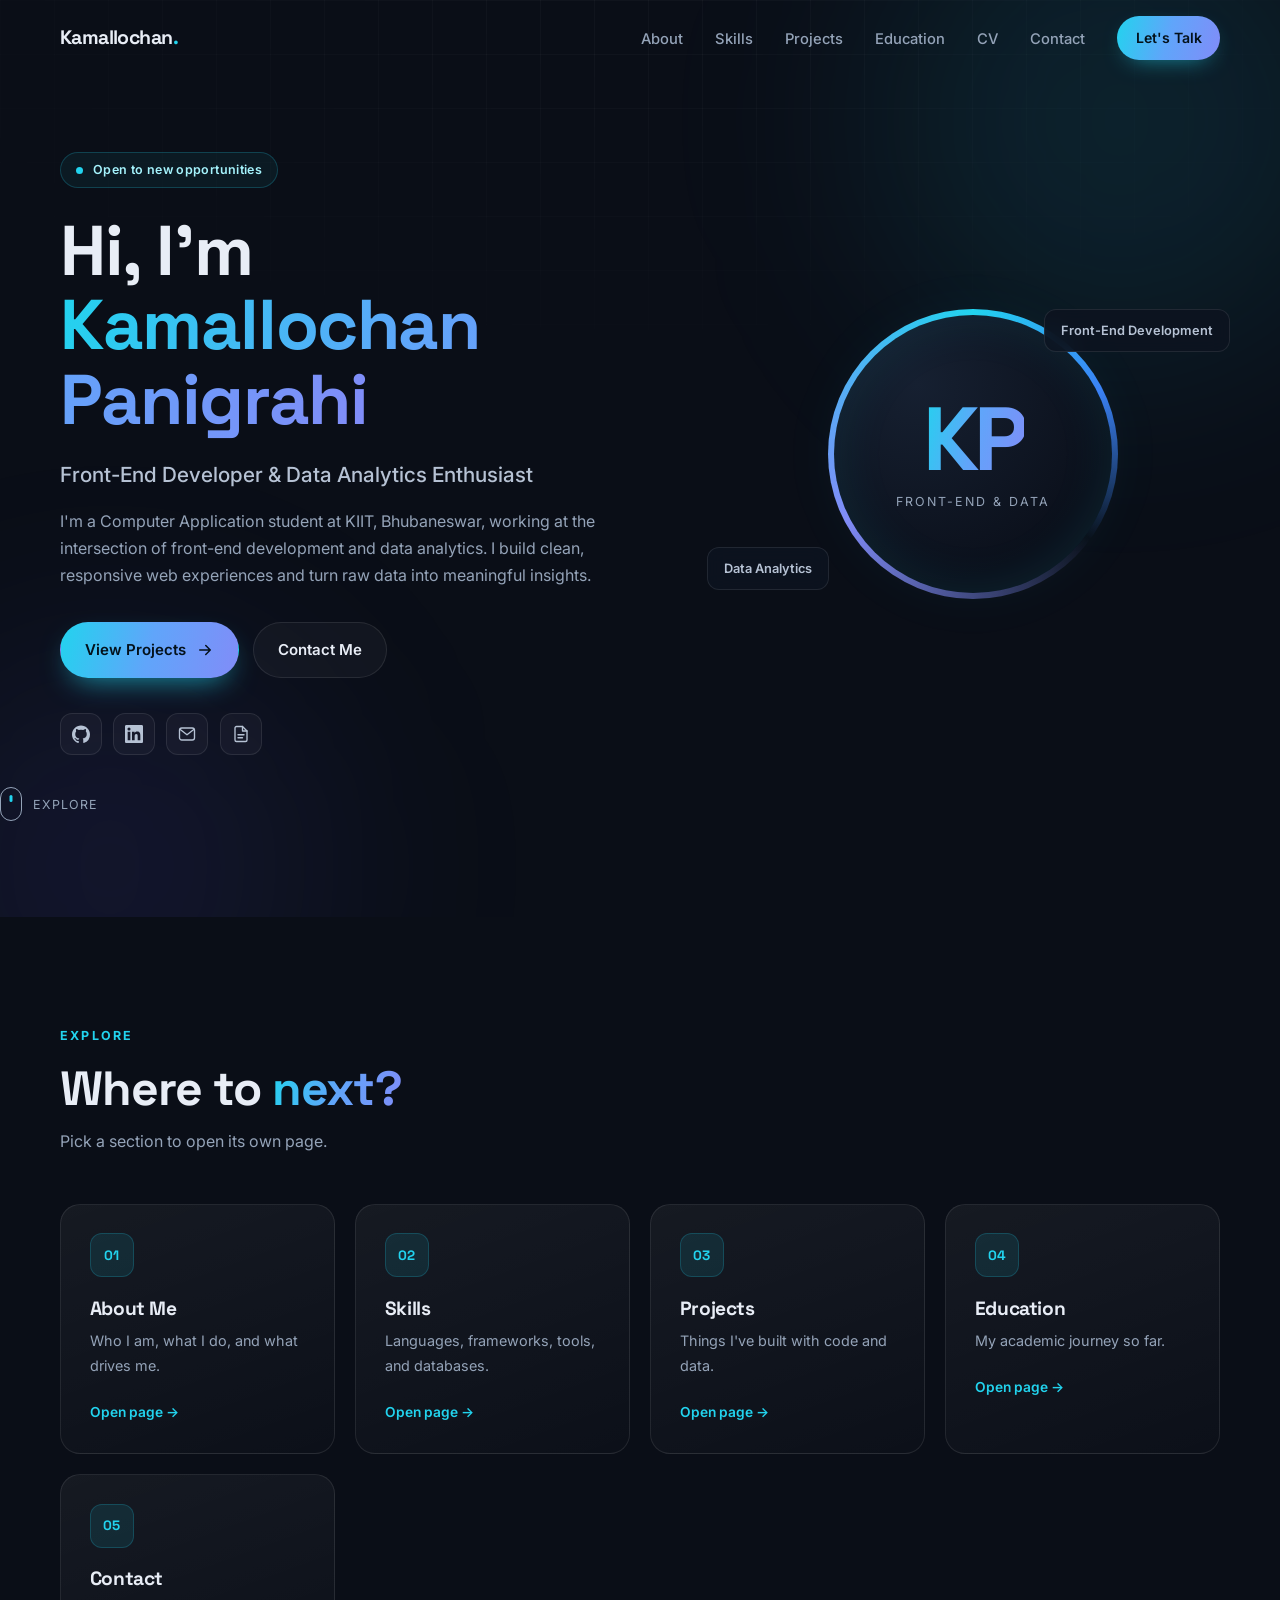
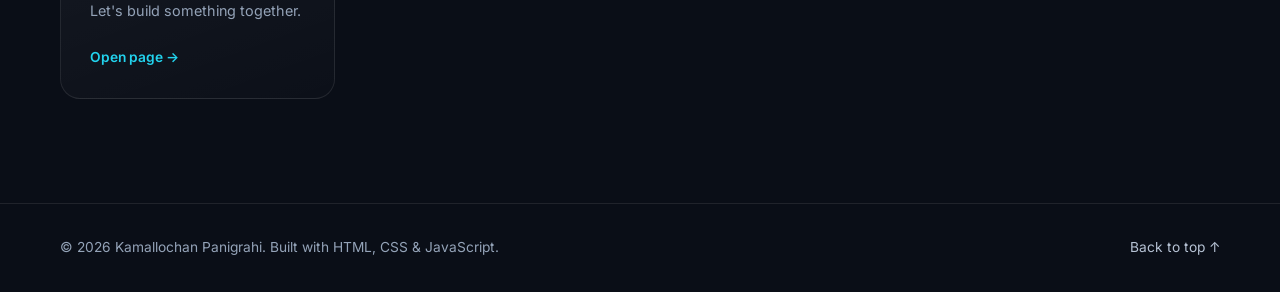
<file: index.html>
<!DOCTYPE html>
<html lang="en">
<head>
  <meta charset="UTF-8">
  <meta name="viewport" content="width=device-width, initial-scale=1.0">
  <title>Kamallochan Panigrahi | Front-End Developer &amp; Data Analytics Enthusiast</title>
  <meta name="description" content="Portfolio of Kamallochan Panigrahi — front-end developer and data analytics enthusiast. Explore my skills, projects, and education.">
  <meta name="theme-color" content="#0a0e17">
  <link rel="preconnect" href="https://fonts.googleapis.com">
  <link rel="preconnect" href="https://fonts.gstatic.com" crossorigin>
  <link href="https://fonts.googleapis.com/css2?family=Inter:wght@400;500;600;700&family=Space+Grotesk:wght@500;600;700&display=swap" rel="stylesheet">
  <link rel="stylesheet" href="styles.css">
</head>
<body id="top">

  <!-- ===== HEADER / NAV ===== -->
  <header class="site-header">
    <nav class="nav container" aria-label="Main navigation">
      <a href="index.html" class="logo">Kamallochan<span>.</span></a>

      <button class="nav-toggle" aria-label="Toggle navigation menu" aria-expanded="false" aria-controls="nav-links">
        <span></span><span></span>
      </button>

      <ul class="nav-links" id="nav-links">
        <li><a href="about.html">About</a></li>
        <li><a href="skills.html">Skills</a></li>
        <li><a href="projects.html">Projects</a></li>
        <li><a href="education.html">Education</a></li>
        <li><a href="https://drive.google.com/file/d/1V_XrMnqHrRrgBd_MjJi9ajeIFFX3A3lO/view?usp=drive_link" target="_blank" rel="noopener noreferrer">CV</a></li>
        <li><a href="contact.html">Contact</a></li>
      </ul>

      <a href="contact.html" class="nav-cta">Let's Talk</a>
    </nav>
  </header>

  <main>

    <!-- ===== HERO ===== -->
    <section class="hero" id="home">
      <div class="container hero-inner">
        <div class="hero-content">
          <p class="eyebrow"><span class="pulse-dot"></span> Open to new opportunities</p>
          <h1>Hi, I'm<br><span class="gradient-text">Kamallochan Panigrahi</span></h1>
          <p class="hero-role">Front-End Developer &amp; Data Analytics Enthusiast</p>
          <p class="hero-desc">
            I'm a Computer Application student at KIIT, Bhubaneswar, working at the
            intersection of front-end development and data analytics. I build clean,
            responsive web experiences and turn raw data into meaningful insights.
          </p>
          <div class="hero-actions">
            <a href="projects.html" class="btn btn-primary">
              View Projects
              <svg viewBox="0 0 24 24" fill="none" stroke="currentColor" stroke-width="2" stroke-linecap="round" stroke-linejoin="round" aria-hidden="true"><path d="M5 12h14M13 6l6 6-6 6"/></svg>
            </a>
            <a href="contact.html" class="btn btn-outline">Contact Me</a>
          </div>
          <div class="hero-socials">
            <a href="https://github.com/Kamalproject" target="_blank" rel="noopener noreferrer" aria-label="GitHub profile">
              <svg viewBox="0 0 24 24" fill="currentColor" aria-hidden="true"><path d="M12 .5C5.37.5 0 5.87 0 12.5c0 5.3 3.44 9.8 8.21 11.39.6.11.82-.26.82-.58 0-.29-.01-1.04-.02-2.04-3.34.73-4.04-1.61-4.04-1.61-.55-1.39-1.34-1.76-1.34-1.76-1.09-.75.08-.73.08-.73 1.2.08 1.84 1.24 1.84 1.24 1.07 1.83 2.81 1.3 3.5.99.11-.78.42-1.31.76-1.61-2.67-.3-5.47-1.34-5.47-5.95 0-1.31.47-2.39 1.24-3.23-.12-.3-.54-1.52.12-3.18 0 0 1.01-.32 3.3 1.23a11.5 11.5 0 0 1 6.01 0c2.29-1.55 3.3-1.23 3.3-1.23.66 1.66.24 2.88.12 3.18.77.84 1.24 1.92 1.24 3.23 0 4.62-2.81 5.64-5.49 5.94.43.37.82 1.1.82 2.22 0 1.6-.01 2.9-.01 3.29 0 .32.22.7.83.58A12.01 12.01 0 0 0 24 12.5C24 5.87 18.63.5 12 .5z"/></svg>
            </a>
            <a href="https://www.linkedin.com/in/kamal-lochan-panigrahi-b85621252" target="_blank" rel="noopener noreferrer" aria-label="LinkedIn profile">
              <svg viewBox="0 0 24 24" fill="currentColor" aria-hidden="true"><path d="M20.45 20.45h-3.56v-5.57c0-1.33-.03-3.04-1.85-3.04-1.86 0-2.14 1.45-2.14 2.94v5.67H9.35V9h3.41v1.56h.05c.47-.9 1.63-1.85 3.36-1.85 3.59 0 4.26 2.36 4.26 5.43v6.31zM5.34 7.43a2.06 2.06 0 1 1 0-4.13 2.06 2.06 0 0 1 0 4.13zM7.12 20.45H3.55V9h3.57v11.45zM22.22 0H1.77C.79 0 0 .77 0 1.73v20.54C0 23.23.79 24 1.77 24h20.45c.98 0 1.78-.77 1.78-1.73V1.73C24 .77 23.2 0 22.22 0z"/></svg>
            </a>
            <a href="mailto:lochankamal568@gmail.com" aria-label="Send an email">
              <svg viewBox="0 0 24 24" fill="none" stroke="currentColor" stroke-width="1.8" stroke-linecap="round" stroke-linejoin="round" aria-hidden="true"><rect x="2" y="4" width="20" height="16" rx="3"/><path d="m3 6 9 7 9-7"/></svg>
            </a>
            <a href="https://drive.google.com/file/d/1V_XrMnqHrRrgBd_MjJi9ajeIFFX3A3lO/view?usp=drive_link" target="_blank" rel="noopener noreferrer" aria-label="View CV">
              <svg viewBox="0 0 24 24" fill="none" stroke="currentColor" stroke-width="1.8" stroke-linecap="round" stroke-linejoin="round" aria-hidden="true"><path d="M14 2H6a2 2 0 0 0-2 2v16a2 2 0 0 0 2 2h12a2 2 0 0 0 2-2V8z"/><path d="M14 2v6h6M8 13h8M8 17h6"/></svg>
            </a>
          </div>
        </div>

        <div class="hero-visual">
          <div class="avatar-ring">
            <div class="avatar-content">
              <span class="avatar-monogram">KP</span>
              <span class="avatar-caption">Front-End &amp; Data</span>
            </div>
          </div>
          <div class="floating-badge badge-one">Front-End Development</div>
          <div class="floating-badge badge-two">Data Analytics</div>
        </div>
      </div>
      <a href="#explore" class="scroll-hint" aria-label="Scroll to explore section">
        <span></span> Explore
      </a>
    </section>

    <!-- ===== EXPLORE ===== -->
    <section class="section" id="explore">
      <div class="container">
        <div class="section-heading reveal">
          <span class="section-number">Explore</span>
          <h2>Where to <span class="gradient-text">next?</span></h2>
          <p class="section-subtitle">Pick a section to open its own page.</p>
        </div>

        <div class="explore-grid">
          <a href="about.html" class="explore-card reveal">
            <span class="explore-icon">01</span>
            <h3>About Me</h3>
            <p>Who I am, what I do, and what drives me.</p>
            <span class="explore-arrow">Open page →</span>
          </a>
          <a href="skills.html" class="explore-card reveal" style="transition-delay:.08s">
            <span class="explore-icon">02</span>
            <h3>Skills</h3>
            <p>Languages, frameworks, tools, and databases.</p>
            <span class="explore-arrow">Open page →</span>
          </a>
          <a href="projects.html" class="explore-card reveal" style="transition-delay:.16s">
            <span class="explore-icon">03</span>
            <h3>Projects</h3>
            <p>Things I've built with code and data.</p>
            <span class="explore-arrow">Open page →</span>
          </a>
          <a href="education.html" class="explore-card reveal" style="transition-delay:.24s">
            <span class="explore-icon">04</span>
            <h3>Education</h3>
            <p>My academic journey so far.</p>
            <span class="explore-arrow">Open page →</span>
          </a>
          <a href="contact.html" class="explore-card reveal" style="transition-delay:.32s">
            <span class="explore-icon">05</span>
            <h3>Contact</h3>
            <p>Let's build something together.</p>
            <span class="explore-arrow">Open page →</span>
          </a>
        </div>
      </div>
    </section>

  </main>

  <!-- ===== FOOTER ===== -->
  <footer class="site-footer">
    <div class="container footer-inner">
      <p>© <span id="year">2026</span> Kamallochan Panigrahi. Built with HTML, CSS &amp; JavaScript.</p>
      <a href="#top">Back to top ↑</a>
    </div>
  </footer>

  <script src="script.js"></script>
</body>
</html>
</file>
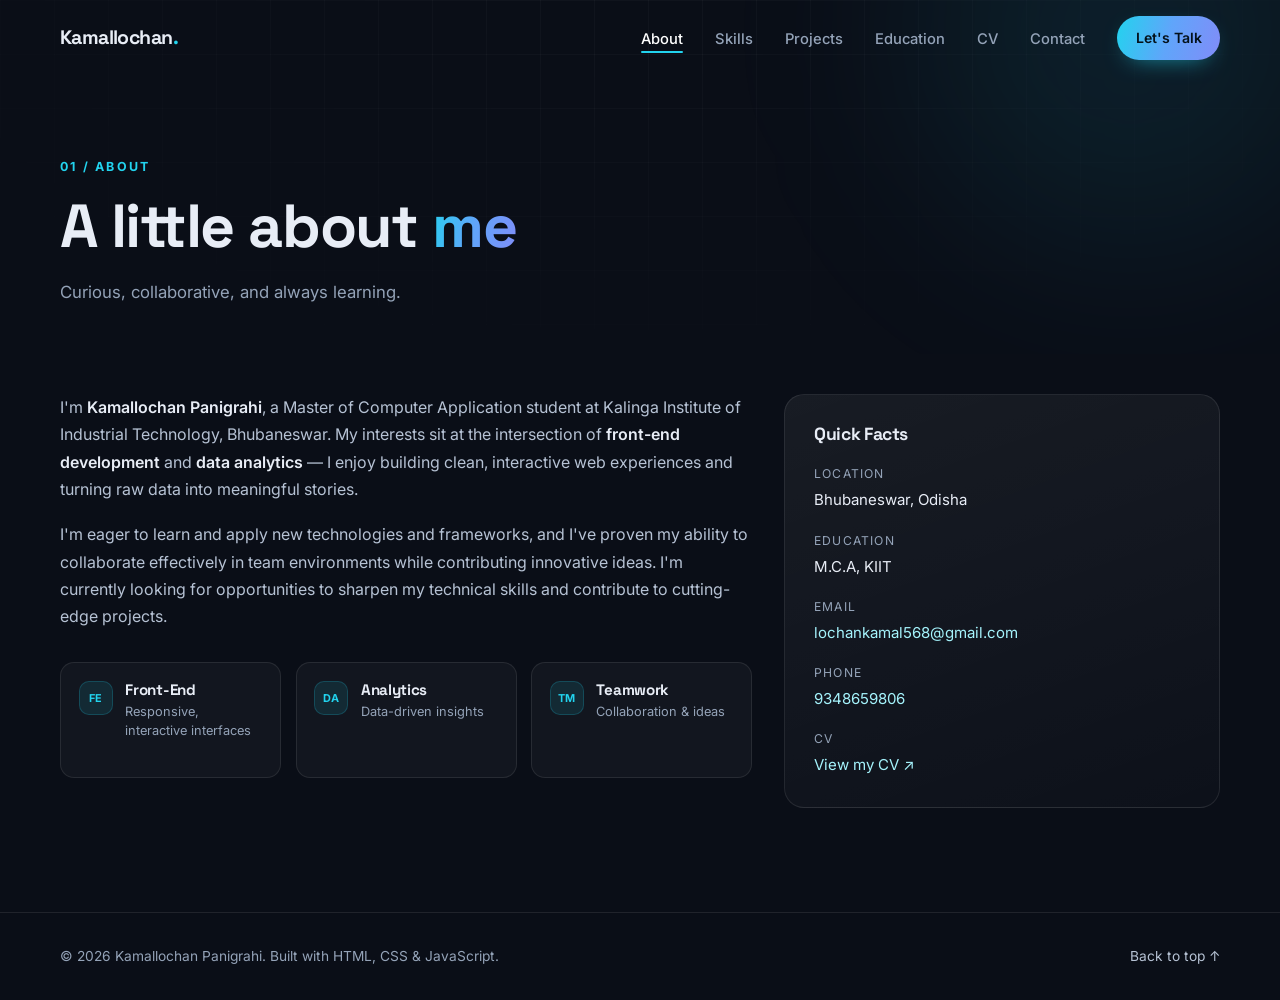
<file: about.html>
<!DOCTYPE html>
<html lang="en">
<head>
  <meta charset="UTF-8">
  <meta name="viewport" content="width=device-width, initial-scale=1.0">
  <title>About | Kamallochan Panigrahi</title>
  <meta name="description" content="About Kamallochan Panigrahi — front-end developer and data analytics enthusiast.">
  <meta name="theme-color" content="#0a0e17">
  <link rel="preconnect" href="https://fonts.googleapis.com">
  <link rel="preconnect" href="https://fonts.gstatic.com" crossorigin>
  <link href="https://fonts.googleapis.com/css2?family=Inter:wght@400;500;600;700&family=Space+Grotesk:wght@500;600;700&display=swap" rel="stylesheet">
  <link rel="stylesheet" href="styles.css">
</head>
<body id="top">

  <header class="site-header">
    <nav class="nav container" aria-label="Main navigation">
      <a href="index.html" class="logo">Kamallochan<span>.</span></a>
      <button class="nav-toggle" aria-label="Toggle navigation menu" aria-expanded="false" aria-controls="nav-links">
        <span></span><span></span>
      </button>
      <ul class="nav-links" id="nav-links">
        <li><a href="about.html">About</a></li>
        <li><a href="skills.html">Skills</a></li>
        <li><a href="projects.html">Projects</a></li>
        <li><a href="education.html">Education</a></li>
        <li><a href="https://drive.google.com/file/d/1V_XrMnqHrRrgBd_MjJi9ajeIFFX3A3lO/view?usp=drive_link" target="_blank" rel="noopener noreferrer">CV</a></li>
        <li><a href="contact.html">Contact</a></li>
      </ul>
      <a href="contact.html" class="nav-cta">Let's Talk</a>
    </nav>
  </header>

  <main>
    <section class="page-hero">
      <div class="container">
        <span class="section-number">01 / About</span>
        <h1>A little about <span class="gradient-text">me</span></h1>
        <p class="page-subtitle">Curious, collaborative, and always learning.</p>
      </div>
    </section>

    <section class="section page-section">
      <div class="container">
        <div class="about-grid">
          <div class="about-text reveal">
            <p>
              I'm <strong>Kamallochan Panigrahi</strong>, a Master of Computer Application
              student at Kalinga Institute of Industrial Technology, Bhubaneswar. My
              interests sit at the intersection of <strong>front-end development</strong>
              and <strong>data analytics</strong> — I enjoy building clean, interactive web
              experiences and turning raw data into meaningful stories.
            </p>
            <p>
              I'm eager to learn and apply new technologies and frameworks, and I've
              proven my ability to collaborate effectively in team environments while
              contributing innovative ideas. I'm currently looking for opportunities to
              sharpen my technical skills and contribute to cutting-edge projects.
            </p>
            <div class="about-highlights">
              <div class="highlight">
                <span class="highlight-icon">FE</span>
                <div><h3>Front-End</h3><p>Responsive, interactive interfaces</p></div>
              </div>
              <div class="highlight">
                <span class="highlight-icon">DA</span>
                <div><h3>Analytics</h3><p>Data-driven insights</p></div>
              </div>
              <div class="highlight">
                <span class="highlight-icon">TM</span>
                <div><h3>Teamwork</h3><p>Collaboration &amp; ideas</p></div>
              </div>
            </div>
          </div>

          <aside class="about-card reveal" style="transition-delay:.1s">
            <h3>Quick Facts</h3>
            <dl class="fact-list">
              <div><dt>Location</dt><dd>Bhubaneswar, Odisha</dd></div>
              <div><dt>Education</dt><dd>M.C.A, KIIT</dd></div>
              <div><dt>Email</dt><dd><a href="mailto:lochankamal568@gmail.com">lochankamal568@gmail.com</a></dd></div>
              <div><dt>Phone</dt><dd><a href="tel:9348659806">9348659806</a></dd></div>
              <div><dt>CV</dt><dd><a href="https://drive.google.com/file/d/1V_XrMnqHrRrgBd_MjJi9ajeIFFX3A3lO/view?usp=drive_link" target="_blank" rel="noopener noreferrer">View my CV ↗</a></dd></div>
            </dl>
          </aside>
        </div>
      </div>
    </section>
  </main>

  <footer class="site-footer">
    <div class="container footer-inner">
      <p>© <span id="year">2026</span> Kamallochan Panigrahi. Built with HTML, CSS &amp; JavaScript.</p>
      <a href="#top">Back to top ↑</a>
    </div>
  </footer>

  <script src="script.js"></script>
</body>
</html>
</file>
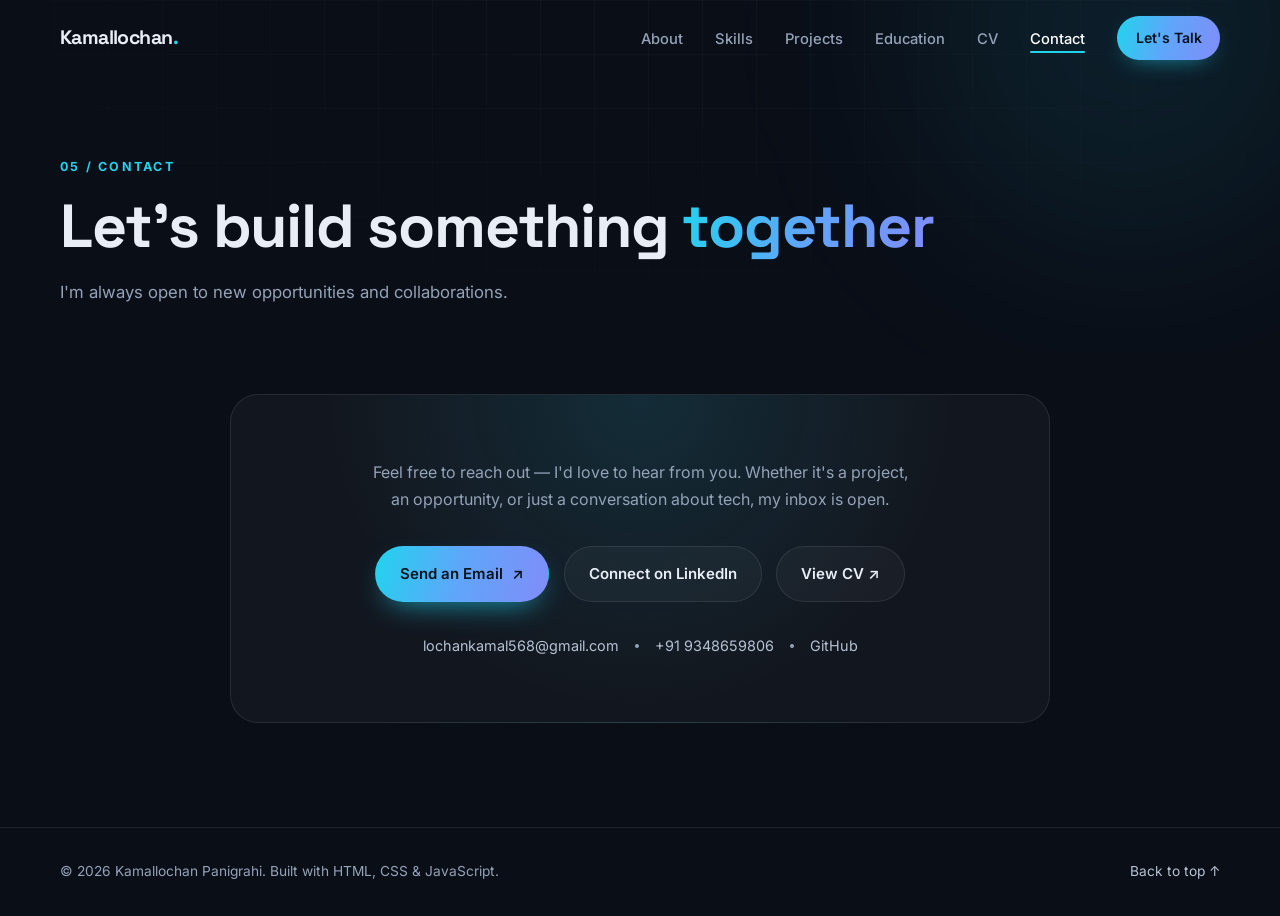
<file: contact.html>
<!DOCTYPE html>
<html lang="en">
<head>
  <meta charset="UTF-8">
  <meta name="viewport" content="width=device-width, initial-scale=1.0">
  <title>Contact | Kamallochan Panigrahi</title>
  <meta name="description" content="Get in touch with Kamallochan Panigrahi — email, phone, GitHub and LinkedIn.">
  <meta name="theme-color" content="#0a0e17">
  <link rel="preconnect" href="https://fonts.googleapis.com">
  <link rel="preconnect" href="https://fonts.gstatic.com" crossorigin>
  <link href="https://fonts.googleapis.com/css2?family=Inter:wght@400;500;600;700&family=Space+Grotesk:wght@500;600;700&display=swap" rel="stylesheet">
  <link rel="stylesheet" href="styles.css">
</head>
<body id="top">

  <header class="site-header">
    <nav class="nav container" aria-label="Main navigation">
      <a href="index.html" class="logo">Kamallochan<span>.</span></a>
      <button class="nav-toggle" aria-label="Toggle navigation menu" aria-expanded="false" aria-controls="nav-links">
        <span></span><span></span>
      </button>
      <ul class="nav-links" id="nav-links">
        <li><a href="about.html">About</a></li>
        <li><a href="skills.html">Skills</a></li>
        <li><a href="projects.html">Projects</a></li>
        <li><a href="education.html">Education</a></li>
        <li><a href="https://drive.google.com/file/d/1V_XrMnqHrRrgBd_MjJi9ajeIFFX3A3lO/view?usp=drive_link" target="_blank" rel="noopener noreferrer">CV</a></li>
        <li><a href="contact.html">Contact</a></li>
      </ul>
      <a href="contact.html" class="nav-cta">Let's Talk</a>
    </nav>
  </header>

  <main>
    <section class="page-hero">
      <div class="container">
        <span class="section-number">05 / Contact</span>
        <h1>Let's build something <span class="gradient-text">together</span></h1>
        <p class="page-subtitle">I'm always open to new opportunities and collaborations.</p>
      </div>
    </section>

    <section class="section page-section">
      <div class="container">
        <div class="contact-card reveal">
          <p>
            Feel free to reach out — I'd love to hear from you. Whether it's a project,
            an opportunity, or just a conversation about tech, my inbox is open.
          </p>
          <div class="contact-actions">
            <a href="mailto:lochankamal568@gmail.com" class="btn btn-primary">Send an Email <span aria-hidden="true">↗</span></a>
            <a href="https://www.linkedin.com/in/kamal-lochan-panigrahi-b85621252" target="_blank" rel="noopener noreferrer" class="btn btn-outline">Connect on LinkedIn</a>
            <a href="https://drive.google.com/file/d/1V_XrMnqHrRrgBd_MjJi9ajeIFFX3A3lO/view?usp=drive_link" target="_blank" rel="noopener noreferrer" class="btn btn-outline">View CV ↗</a>
          </div>
          <div class="contact-details">
            <a href="mailto:lochankamal568@gmail.com">lochankamal568@gmail.com</a>
            <span class="divider" aria-hidden="true"></span>
            <a href="tel:9348659806">+91 9348659806</a>
            <span class="divider" aria-hidden="true"></span>
            <a href="https://github.com/Kamalproject" target="_blank" rel="noopener noreferrer">GitHub</a>
          </div>
        </div>
      </div>
    </section>
  </main>

  <footer class="site-footer">
    <div class="container footer-inner">
      <p>© <span id="year">2026</span> Kamallochan Panigrahi. Built with HTML, CSS &amp; JavaScript.</p>
      <a href="#top">Back to top ↑</a>
    </div>
  </footer>

  <script src="script.js"></script>
</body>
</html>
</file>
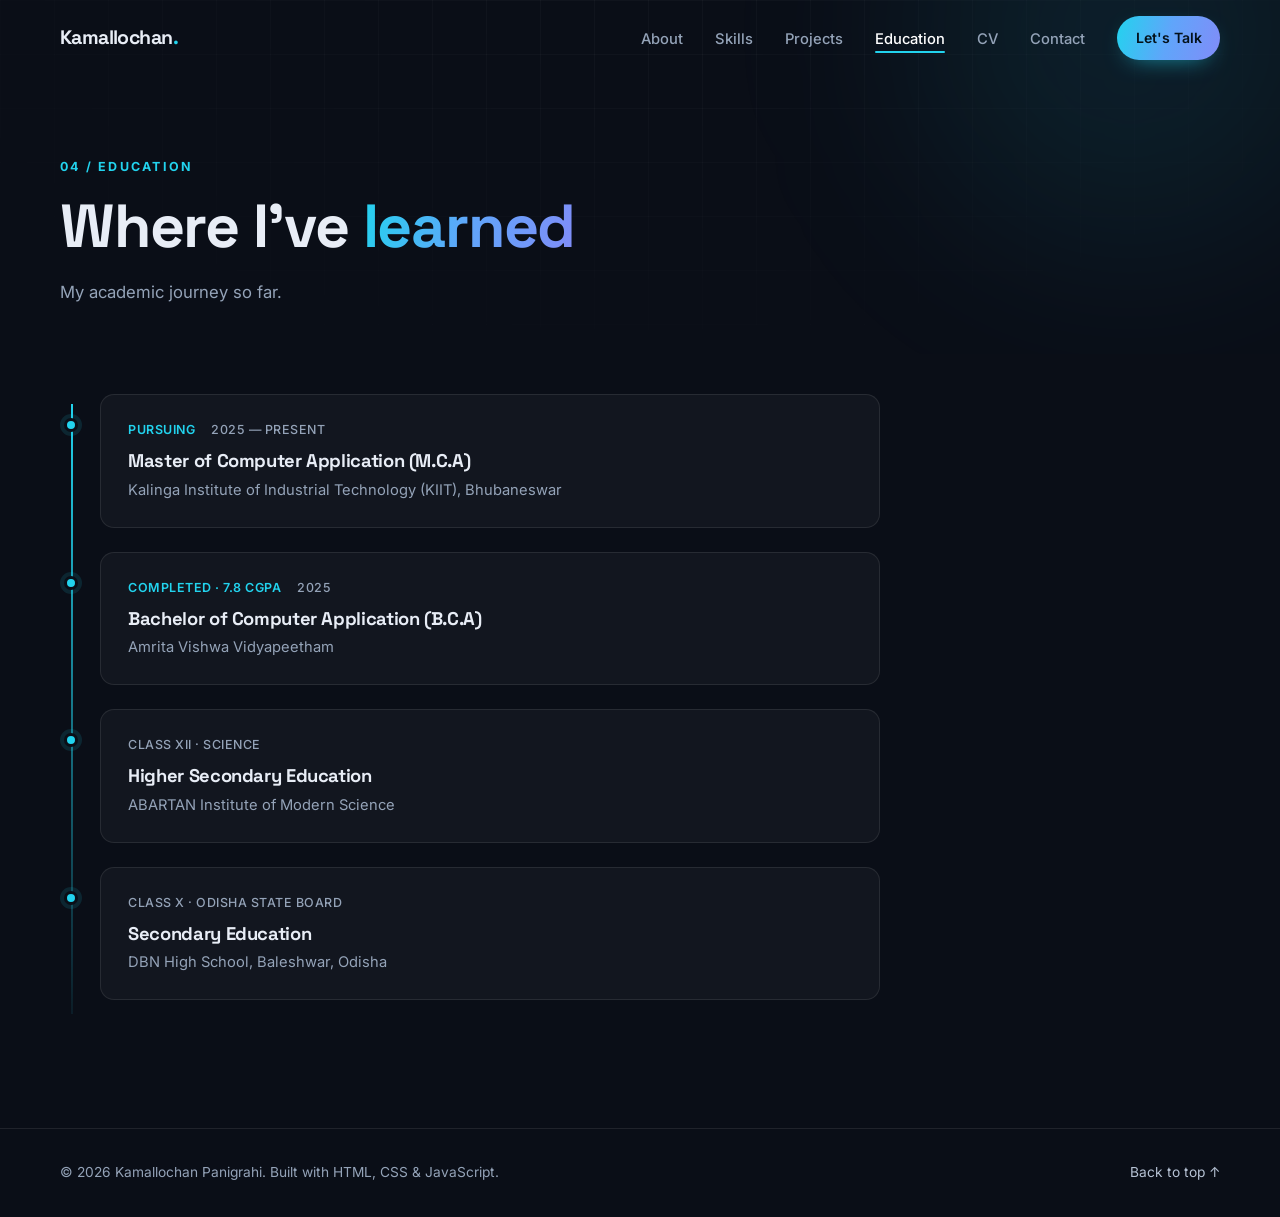
<file: education.html>
<!DOCTYPE html>
<html lang="en">
<head>
  <meta charset="UTF-8">
  <meta name="viewport" content="width=device-width, initial-scale=1.0">
  <title>Education | Kamallochan Panigrahi</title>
  <meta name="description" content="Education of Kamallochan Panigrahi — M.C.A at KIIT, B.C.A at Amrita Vishwa Vidyapeetham, and schooling.">
  <meta name="theme-color" content="#0a0e17">
  <link rel="preconnect" href="https://fonts.googleapis.com">
  <link rel="preconnect" href="https://fonts.gstatic.com" crossorigin>
  <link href="https://fonts.googleapis.com/css2?family=Inter:wght@400;500;600;700&family=Space+Grotesk:wght@500;600;700&display=swap" rel="stylesheet">
  <link rel="stylesheet" href="styles.css">
</head>
<body id="top">

  <header class="site-header">
    <nav class="nav container" aria-label="Main navigation">
      <a href="index.html" class="logo">Kamallochan<span>.</span></a>
      <button class="nav-toggle" aria-label="Toggle navigation menu" aria-expanded="false" aria-controls="nav-links">
        <span></span><span></span>
      </button>
      <ul class="nav-links" id="nav-links">
        <li><a href="about.html">About</a></li>
        <li><a href="skills.html">Skills</a></li>
        <li><a href="projects.html">Projects</a></li>
        <li><a href="education.html">Education</a></li>
        <li><a href="https://drive.google.com/file/d/1V_XrMnqHrRrgBd_MjJi9ajeIFFX3A3lO/view?usp=drive_link" target="_blank" rel="noopener noreferrer">CV</a></li>
        <li><a href="contact.html">Contact</a></li>
      </ul>
      <a href="contact.html" class="nav-cta">Let's Talk</a>
    </nav>
  </header>

  <main>
    <section class="page-hero">
      <div class="container">
        <span class="section-number">04 / Education</span>
        <h1>Where I've <span class="gradient-text">learned</span></h1>
        <p class="page-subtitle">My academic journey so far.</p>
      </div>
    </section>

    <section class="section page-section">
      <div class="container">
        <div class="timeline">
          <article class="timeline-item reveal">
            <div class="timeline-card">
              <div class="timeline-meta"><span>Pursuing</span><span>2025 — Present</span></div>
              <h3>Master of Computer Application (M.C.A)</h3>
              <p>Kalinga Institute of Industrial Technology (KIIT), Bhubaneswar</p>
            </div>
          </article>
          <article class="timeline-item reveal">
            <div class="timeline-card">
              <div class="timeline-meta"><span>Completed · 7.8 CGPA</span><span>2025</span></div>
              <h3>Bachelor of Computer Application (B.C.A)</h3>
              <p>Amrita Vishwa Vidyapeetham</p>
            </div>
          </article>
          <article class="timeline-item reveal">
            <div class="timeline-card">
              <div class="timeline-meta"><span>Class XII · Science</span></div>
              <h3>Higher Secondary Education</h3>
              <p>ABARTAN Institute of Modern Science</p>
            </div>
          </article>
          <article class="timeline-item reveal">
            <div class="timeline-card">
              <div class="timeline-meta"><span>Class X · Odisha State Board</span></div>
              <h3>Secondary Education</h3>
              <p>DBN High School, Baleshwar, Odisha</p>
            </div>
          </article>
        </div>
      </div>
    </section>
  </main>

  <footer class="site-footer">
    <div class="container footer-inner">
      <p>© <span id="year">2026</span> Kamallochan Panigrahi. Built with HTML, CSS &amp; JavaScript.</p>
      <a href="#top">Back to top ↑</a>
    </div>
  </footer>

  <script src="script.js"></script>
</body>
</html>
</file>
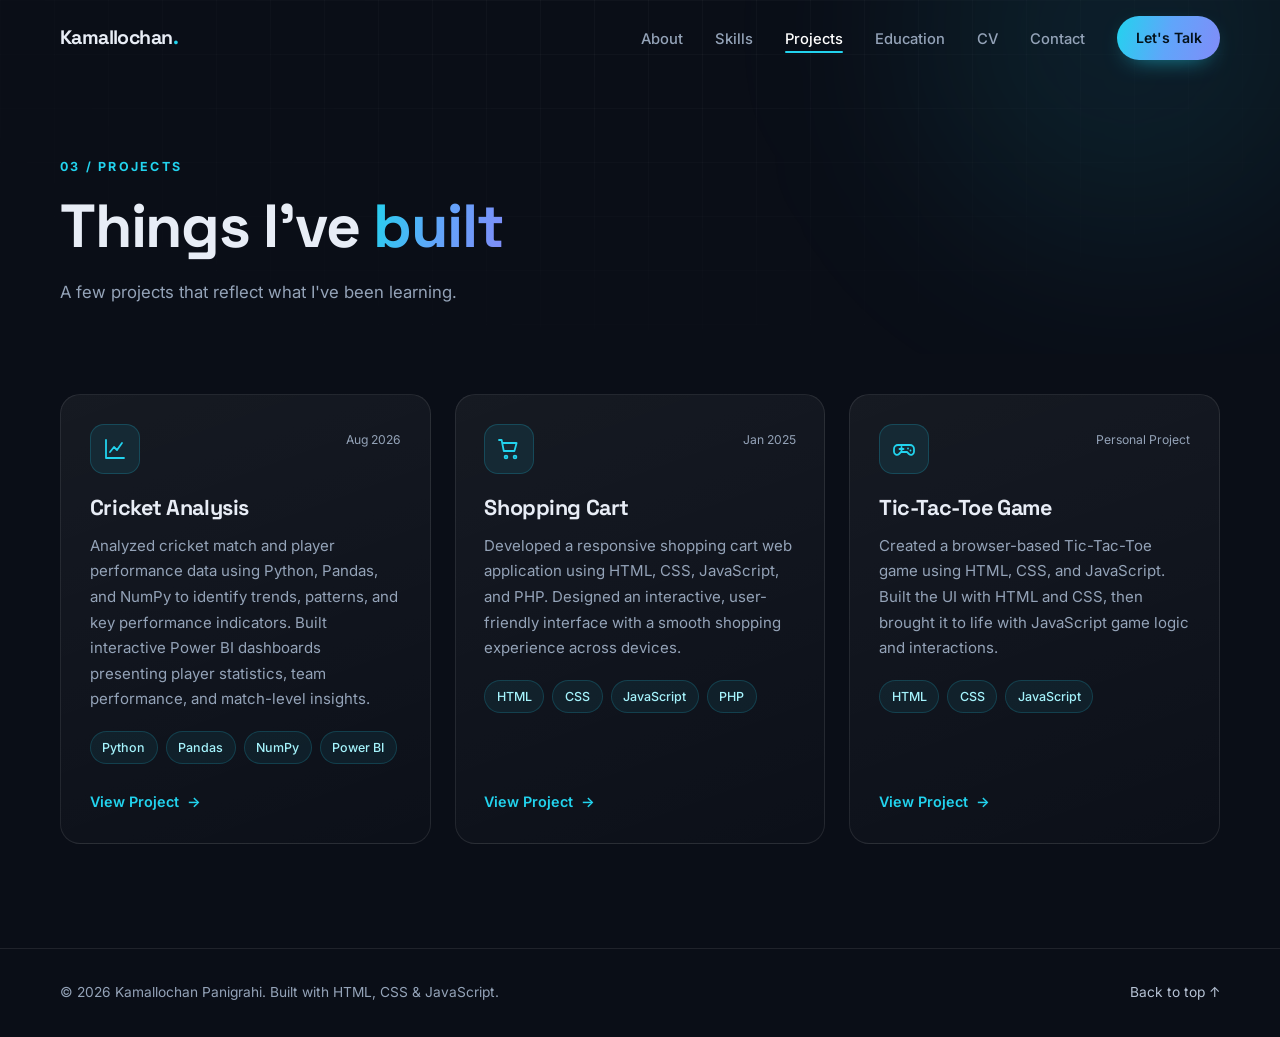
<file: projects.html>
<!DOCTYPE html>
<html lang="en">
<head>
  <meta charset="UTF-8">
  <meta name="viewport" content="width=device-width, initial-scale=1.0">
  <title>Projects | Kamallochan Panigrahi</title>
  <meta name="description" content="Projects by Kamallochan Panigrahi — Cricket Analysis, Shopping Cart, and a Tic-Tac-Toe game.">
  <meta name="theme-color" content="#0a0e17">
  <link rel="preconnect" href="https://fonts.googleapis.com">
  <link rel="preconnect" href="https://fonts.gstatic.com" crossorigin>
  <link href="https://fonts.googleapis.com/css2?family=Inter:wght@400;500;600;700&family=Space+Grotesk:wght@500;600;700&display=swap" rel="stylesheet">
  <link rel="stylesheet" href="styles.css">
</head>
<body id="top">

  <header class="site-header">
    <nav class="nav container" aria-label="Main navigation">
      <a href="index.html" class="logo">Kamallochan<span>.</span></a>
      <button class="nav-toggle" aria-label="Toggle navigation menu" aria-expanded="false" aria-controls="nav-links">
        <span></span><span></span>
      </button>
      <ul class="nav-links" id="nav-links">
        <li><a href="about.html">About</a></li>
        <li><a href="skills.html">Skills</a></li>
        <li><a href="projects.html">Projects</a></li>
        <li><a href="education.html">Education</a></li>
        <li><a href="https://drive.google.com/file/d/1V_XrMnqHrRrgBd_MjJi9ajeIFFX3A3lO/view?usp=drive_link" target="_blank" rel="noopener noreferrer">CV</a></li>
        <li><a href="contact.html">Contact</a></li>
      </ul>
      <a href="contact.html" class="nav-cta">Let's Talk</a>
    </nav>
  </header>

  <main>
    <section class="page-hero">
      <div class="container">
        <span class="section-number">03 / Projects</span>
        <h1>Things I've <span class="gradient-text">built</span></h1>
        <p class="page-subtitle">A few projects that reflect what I've been learning.</p>
      </div>
    </section>

    <section class="section page-section">
      <div class="container">
        <div class="projects-grid">
          <article class="project-card reveal">
            <div class="project-top">
              <span class="project-icon">
                <svg viewBox="0 0 24 24" fill="none" stroke="currentColor" stroke-width="1.8" stroke-linecap="round" stroke-linejoin="round" aria-hidden="true"><path d="M3 3v18h18"/><path d="m7 15 4-5 3 3 5-7"/></svg>
              </span>
              <span class="project-date">Aug 2026</span>
            </div>
            <h3>Cricket Analysis</h3>
            <p>
              Analyzed cricket match and player performance data using Python, Pandas,
              and NumPy to identify trends, patterns, and key performance indicators.
              Built interactive Power BI dashboards presenting player statistics, team
              performance, and match-level insights.
            </p>
            <div class="tags"><span>Python</span><span>Pandas</span><span>NumPy</span><span>Power BI</span></div>
            <a href="#" class="project-link">View Project <span aria-hidden="true">→</span></a>
          </article>

          <article class="project-card reveal" style="transition-delay:.1s">
            <div class="project-top">
              <span class="project-icon">
                <svg viewBox="0 0 24 24" fill="none" stroke="currentColor" stroke-width="1.8" stroke-linecap="round" stroke-linejoin="round" aria-hidden="true"><circle cx="9" cy="20" r="1.4"/><circle cx="18" cy="20" r="1.4"/><path d="M2 3h2.6l2.2 11h10.6l2.2-8H6"/></svg>
              </span>
              <span class="project-date">Jan 2025</span>
            </div>
            <h3>Shopping Cart</h3>
            <p>
              Developed a responsive shopping cart web application using HTML, CSS,
              JavaScript, and PHP. Designed an interactive, user-friendly interface
              with a smooth shopping experience across devices.
            </p>
            <div class="tags"><span>HTML</span><span>CSS</span><span>JavaScript</span><span>PHP</span></div>
            <a href="#" class="project-link">View Project <span aria-hidden="true">→</span></a>
          </article>

          <article class="project-card reveal" style="transition-delay:.2s">
            <div class="project-top">
              <span class="project-icon">
                <svg viewBox="0 0 24 24" fill="none" stroke="currentColor" stroke-width="1.8" stroke-linecap="round" stroke-linejoin="round" aria-hidden="true"><path d="M6 8h12a4 4 0 0 1 4 4v3a3 3 0 0 1-5 2l-2-2H9l-2 2a3 3 0 0 1-5-2v-3a4 4 0 0 1 4-4z"/><path d="M7.5 12h4M9.5 10v4M16 11.5h.01M18.5 13.5h.01"/></svg>
              </span>
              <span class="project-date">Personal Project</span>
            </div>
            <h3>Tic-Tac-Toe Game</h3>
            <p>
              Created a browser-based Tic-Tac-Toe game using HTML, CSS, and JavaScript.
              Built the UI with HTML and CSS, then brought it to life with JavaScript
              game logic and interactions.
            </p>
            <div class="tags"><span>HTML</span><span>CSS</span><span>JavaScript</span></div>
            <a href="#" class="project-link">View Project <span aria-hidden="true">→</span></a>
          </article>
        </div>
      </div>
    </section>
  </main>

  <footer class="site-footer">
    <div class="container footer-inner">
      <p>© <span id="year">2026</span> Kamallochan Panigrahi. Built with HTML, CSS &amp; JavaScript.</p>
      <a href="#top">Back to top ↑</a>
    </div>
  </footer>

  <script src="script.js"></script>
</body>
</html>
</file>
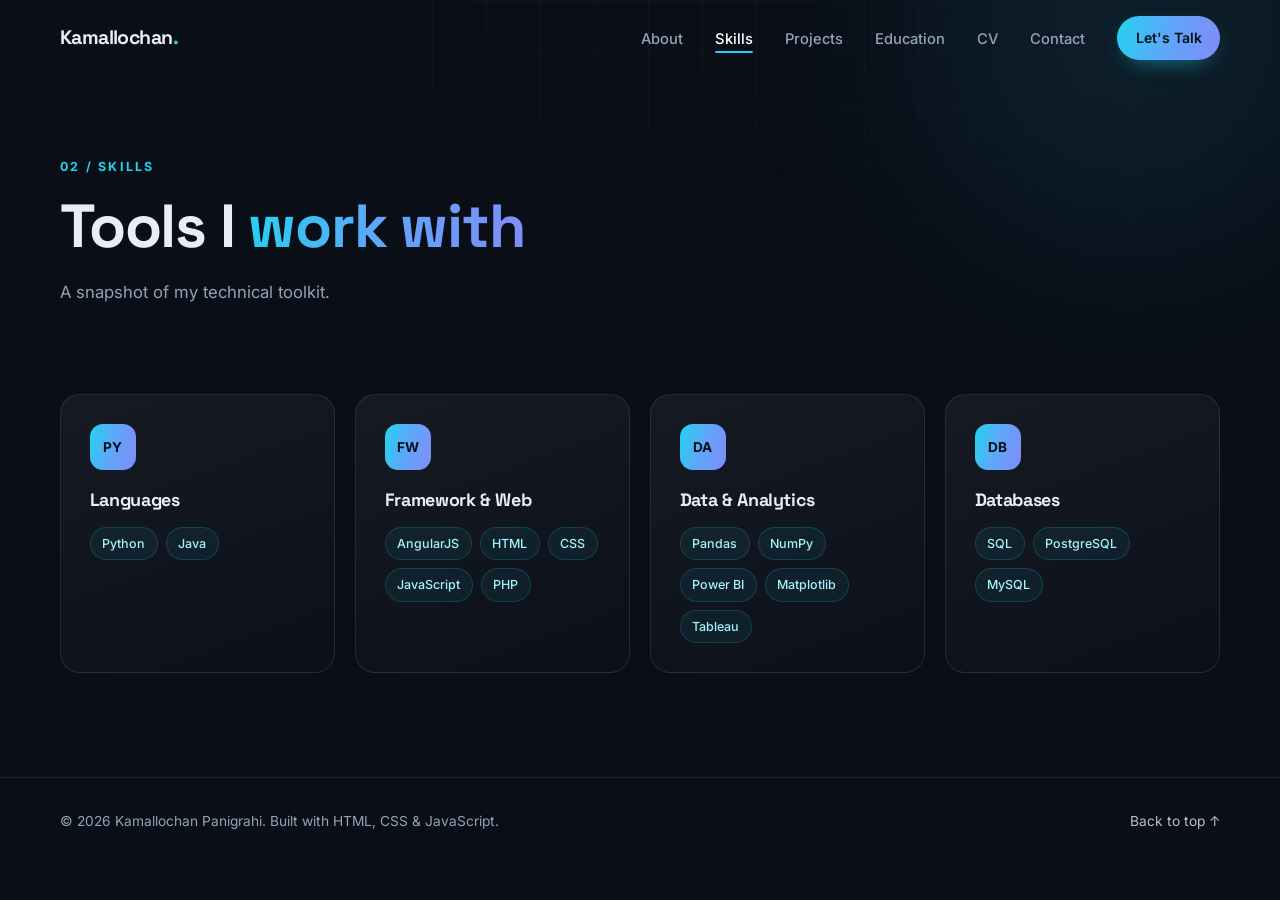
<file: skills.html>
<!DOCTYPE html>
<html lang="en">
<head>
  <meta charset="UTF-8">
  <meta name="viewport" content="width=device-width, initial-scale=1.0">
  <title>Skills | Kamallochan Panigrahi</title>
  <meta name="description" content="Skills and toolkit of Kamallochan Panigrahi — Python, Java, AngularJS, Power BI, SQL and more.">
  <meta name="theme-color" content="#0a0e17">
  <link rel="preconnect" href="https://fonts.googleapis.com">
  <link rel="preconnect" href="https://fonts.gstatic.com" crossorigin>
  <link href="https://fonts.googleapis.com/css2?family=Inter:wght@400;500;600;700&family=Space+Grotesk:wght@500;600;700&display=swap" rel="stylesheet">
  <link rel="stylesheet" href="styles.css">
</head>
<body id="top">

  <header class="site-header">
    <nav class="nav container" aria-label="Main navigation">
      <a href="index.html" class="logo">Kamallochan<span>.</span></a>
      <button class="nav-toggle" aria-label="Toggle navigation menu" aria-expanded="false" aria-controls="nav-links">
        <span></span><span></span>
      </button>
      <ul class="nav-links" id="nav-links">
        <li><a href="about.html">About</a></li>
        <li><a href="skills.html">Skills</a></li>
        <li><a href="projects.html">Projects</a></li>
        <li><a href="education.html">Education</a></li>
        <li><a href="https://drive.google.com/file/d/1V_XrMnqHrRrgBd_MjJi9ajeIFFX3A3lO/view?usp=drive_link" target="_blank" rel="noopener noreferrer">CV</a></li>
        <li><a href="contact.html">Contact</a></li>
      </ul>
      <a href="contact.html" class="nav-cta">Let's Talk</a>
    </nav>
  </header>

  <main>
    <section class="page-hero">
      <div class="container">
        <span class="section-number">02 / Skills</span>
        <h1>Tools I <span class="gradient-text">work with</span></h1>
        <p class="page-subtitle">A snapshot of my technical toolkit.</p>
      </div>
    </section>

    <section class="section page-section">
      <div class="container">
        <div class="skills-grid">
          <article class="skill-card reveal">
            <span class="skill-icon">PY</span>
            <h3>Languages</h3>
            <div class="tags"><span>Python</span><span>Java</span></div>
          </article>
          <article class="skill-card reveal" style="transition-delay:.08s">
            <span class="skill-icon">FW</span>
            <h3>Framework &amp; Web</h3>
            <div class="tags"><span>AngularJS</span><span>HTML</span><span>CSS</span><span>JavaScript</span><span>PHP</span></div>
          </article>
          <article class="skill-card reveal" style="transition-delay:.16s">
            <span class="skill-icon">DA</span>
            <h3>Data &amp; Analytics</h3>
            <div class="tags"><span>Pandas</span><span>NumPy</span><span>Power BI</span><span>Matplotlib</span><span>Tableau</span></div>
          </article>
          <article class="skill-card reveal" style="transition-delay:.24s">
            <span class="skill-icon">DB</span>
            <h3>Databases</h3>
            <div class="tags"><span>SQL</span><span>PostgreSQL</span><span>MySQL</span></div>
          </article>
        </div>
      </div>
    </section>
  </main>

  <footer class="site-footer">
    <div class="container footer-inner">
      <p>© <span id="year">2026</span> Kamallochan Panigrahi. Built with HTML, CSS &amp; JavaScript.</p>
      <a href="#top">Back to top ↑</a>
    </div>
  </footer>

  <script src="script.js"></script>
</body>
</html>
</file>
<file: styles.css>
/* ============================================
   Kamallochan Panigrahi — Portfolio Styles
   Dark, modern, responsive. No frameworks.
   ============================================ */

/* ---------- Variables ---------- */
:root {
  --bg: #0a0e17;
  --bg-soft: #0d1320;
  --surface: rgba(255, 255, 255, 0.035);
  --surface-strong: rgba(255, 255, 255, 0.06);
  --border: rgba(255, 255, 255, 0.09);
  --border-hover: rgba(34, 211, 238, 0.4);
  --text: #e8edf6;
  --muted: #94a3b8;
  --muted-light: #b6c2d4;
  --accent: #22d3ee;
  --accent-2: #3b82f6;
  --accent-3: #818cf8;
  --gradient: linear-gradient(105deg, #22d3ee 0%, #60a5fa 50%, #818cf8 100%);
  --radius: 20px;
  --radius-sm: 14px;
  --shadow: 0 20px 50px -25px rgba(34, 211, 238, 0.35);
  --max-width: 1160px;
}

/* ---------- Reset ---------- */
*, *::before, *::after { box-sizing: border-box; }
html { scroll-behavior: smooth; scroll-padding-top: 88px; }
body {
  margin: 0;
  background: var(--bg);
  color: var(--text);
  font-family: 'Inter', system-ui, -apple-system, 'Segoe UI', sans-serif;
  font-size: 16px;
  line-height: 1.7;
  -webkit-font-smoothing: antialiased;
  overflow-x: hidden;
}
body::before {
  content: "";
  position: fixed;
  inset: 0;
  background-image:
    linear-gradient(rgba(255, 255, 255, 0.028) 1px, transparent 1px),
    linear-gradient(90deg, rgba(255, 255, 255, 0.028) 1px, transparent 1px);
  background-size: 54px 54px;
  -webkit-mask-image: radial-gradient(ellipse 90% 60% at 50% 0%, #000 10%, transparent 75%);
  mask-image: radial-gradient(ellipse 90% 60% at 50% 0%, #000 10%, transparent 75%);
  pointer-events: none;
  z-index: -1;
}
img, svg { max-width: 100%; display: block; }
a { color: inherit; text-decoration: none; }
ul { list-style: none; margin: 0; padding: 0; }
h1, h2, h3, h4 { margin: 0; font-family: 'Space Grotesk', 'Inter', sans-serif; line-height: 1.2; letter-spacing: -0.02em; }
p { margin: 0; }
button { font: inherit; }

::selection { background: rgba(34, 211, 238, 0.28); color: #fff; }

/* ---------- Layout helpers ---------- */
.container { width: min(100% - 2.5rem, var(--max-width)); margin-inline: auto; }
.section { padding: 6.5rem 0; }
.gradient-text {
  background: var(--gradient);
  -webkit-background-clip: text;
  background-clip: text;
  color: transparent;
}

/* ---------- Header / Nav ---------- */
.site-header {
  position: fixed;
  inset: 0 0 auto 0;
  z-index: 1000;
  border-bottom: 1px solid transparent;
  transition: background 0.3s ease, border-color 0.3s ease, backdrop-filter 0.3s ease;
}
.site-header.scrolled {
  background: rgba(10, 14, 23, 0.85);
  backdrop-filter: blur(16px);
  -webkit-backdrop-filter: blur(16px);
  border-bottom-color: var(--border);
}
.nav { height: 76px; display: flex; align-items: center; justify-content: space-between; gap: 2rem; }
.logo { font-family: 'Space Grotesk', sans-serif; font-weight: 700; font-size: 1.22rem; letter-spacing: -0.03em; white-space: nowrap; }
.logo span { color: var(--accent); }
.nav-links { display: flex; align-items: center; gap: 2rem; margin-left: auto; }
.nav-links a {
  position: relative;
  color: var(--muted);
  font-size: 0.92rem;
  font-weight: 500;
  padding: 0.35rem 0;
  transition: color 0.25s ease;
}
.nav-links a::after {
  content: "";
  position: absolute;
  left: 0;
  bottom: 0;
  height: 2px;
  width: 0;
  border-radius: 2px;
  background: var(--accent);
  transition: width 0.25s ease;
}
.nav-links a:hover, .nav-links a.active { color: #fff; }
.nav-links a:hover::after, .nav-links a.active::after { width: 100%; }
.nav-cta {
  padding: 0.6rem 1.15rem;
  border-radius: 999px;
  font-size: 0.88rem;
  font-weight: 600;
  color: #04121b;
  background: var(--gradient);
  box-shadow: 0 8px 24px -12px rgba(34, 211, 238, 0.8);
  transition: transform 0.25s ease, box-shadow 0.25s ease;
  white-space: nowrap;
}
.nav-cta:hover { transform: translateY(-2px); box-shadow: 0 12px 28px -10px rgba(34, 211, 238, 0.85); }
.nav-toggle { display: none; }

/* ---------- Buttons ---------- */
.btn {
  display: inline-flex;
  align-items: center;
  justify-content: center;
  gap: 0.6rem;
  padding: 0.9rem 1.5rem;
  border-radius: 999px;
  font-size: 0.94rem;
  font-weight: 600;
  transition: transform 0.25s ease, box-shadow 0.25s ease, border-color 0.25s ease, background 0.25s ease;
  border: 1px solid transparent;
}
.btn svg { width: 18px; height: 18px; }
.btn-primary {
  color: #04121b;
  background: var(--gradient);
  box-shadow: 0 12px 30px -12px rgba(34, 211, 238, 0.75);
}
.btn-primary:hover { transform: translateY(-3px); box-shadow: 0 18px 36px -12px rgba(34, 211, 238, 0.9); }
.btn-outline {
  color: var(--text);
  background: var(--surface);
  border-color: var(--border);
}
.btn-outline:hover { transform: translateY(-3px); border-color: var(--border-hover); background: rgba(34, 211, 238, 0.08); }

/* ---------- Hero ---------- */
.hero { position: relative; padding: 9.5rem 0 5.5rem; overflow: hidden; }
.hero::before,
.hero::after {
  content: "";
  position: absolute;
  border-radius: 50%;
  filter: blur(110px);
  pointer-events: none;
  z-index: -1;
}
.hero::before {
  width: 480px; height: 480px;
  top: -120px; right: -80px;
  background: rgba(34, 211, 238, 0.1);
}
.hero::after {
  width: 420px; height: 420px;
  bottom: -160px; left: -100px;
  background: rgba(99, 102, 241, 0.1);
}
.hero-inner {
  display: grid;
  grid-template-columns: 1.1fr 0.9fr;
  align-items: center;
  gap: 4rem;
  min-height: 540px;
}
.eyebrow {
  display: inline-flex;
  align-items: center;
  gap: 0.6rem;
  padding: 0.4rem 0.95rem;
  border: 1px solid rgba(34, 211, 238, 0.22);
  background: rgba(34, 211, 238, 0.06);
  border-radius: 999px;
  color: #a5f3fc;
  font-size: 0.78rem;
  font-weight: 600;
  letter-spacing: 0.03em;
  margin-bottom: 1.6rem;
}
.pulse-dot {
  width: 7px; height: 7px;
  border-radius: 50%;
  background: var(--accent);
  box-shadow: 0 0 0 0 rgba(34, 211, 238, 0.6);
  animation: pulse 2s infinite;
}
.hero h1 { font-size: clamp(2.5rem, 5.6vw, 4.4rem); line-height: 1.06; font-weight: 700; }
.hero-role { margin-top: 1.2rem; font-size: clamp(1.05rem, 2vw, 1.3rem); color: var(--muted-light); font-weight: 500; }
.hero-desc { margin-top: 1rem; max-width: 560px; color: var(--muted); font-size: 1rem; }
.hero-actions { display: flex; flex-wrap: wrap; gap: 0.9rem; margin-top: 2rem; }
.hero-socials { display: flex; align-items: center; gap: 0.7rem; margin-top: 2.2rem; }
.hero-socials a {
  width: 42px; height: 42px;
  display: grid; place-items: center;
  border: 1px solid var(--border);
  border-radius: 12px;
  background: var(--surface);
  color: var(--muted-light);
  transition: color 0.25s ease, border-color 0.25s ease, transform 0.25s ease, background 0.25s ease;
}
.hero-socials a:hover { color: var(--accent); border-color: var(--border-hover); background: rgba(34, 211, 238, 0.08); transform: translateY(-3px); }
.hero-socials svg { width: 18px; height: 18px; }

/* Avatar visual */
.hero-visual { position: relative; display: grid; place-items: center; min-height: 380px; }
.hero-visual::before {
  content: "";
  position: absolute;
  width: 340px; height: 340px;
  border-radius: 50%;
  background: radial-gradient(circle, rgba(34, 211, 238, 0.16), transparent 68%);
  filter: blur(20px);
}
.avatar-ring { position: relative; width: 290px; height: 290px; display: grid; place-items: center; }
.avatar-ring::before {
  content: "";
  position: absolute;
  inset: 0;
  border-radius: 50%;
  background: conic-gradient(from 0deg, var(--accent), var(--accent-2), transparent 35%, var(--accent-3), var(--accent));
  animation: spin 12s linear infinite;
}
.avatar-ring::after {
  content: "";
  position: absolute;
  inset: 6px;
  border-radius: 50%;
  background: radial-gradient(circle at 30% 25%, #162031, #0b101b 70%);
  box-shadow: inset 0 0 50px rgba(34, 211, 238, 0.1);
}
.avatar-content { position: relative; z-index: 2; display: grid; place-items: center; gap: 0.4rem; text-align: center; }
.avatar-monogram { font-family: 'Space Grotesk', sans-serif; font-size: 5.6rem; font-weight: 700; letter-spacing: -0.05em; background: var(--gradient); -webkit-background-clip: text; background-clip: text; color: transparent; line-height: 1; }
.avatar-caption { font-size: 0.78rem; letter-spacing: 0.16em; text-transform: uppercase; color: var(--muted); }
.floating-badge {
  position: absolute;
  padding: 0.6rem 1rem;
  border-radius: 12px;
  border: 1px solid var(--border);
  background: rgba(13, 19, 32, 0.9);
  backdrop-filter: blur(10px);
  -webkit-backdrop-filter: blur(10px);
  box-shadow: var(--shadow);
  font-size: 0.8rem;
  font-weight: 600;
  color: var(--muted-light);
  animation: float 5s ease-in-out infinite;
}
.badge-one { top: 12%; right: -2%; }
.badge-two { bottom: 14%; left: -4%; animation-delay: -2.5s; }
.scroll-hint {
  display: inline-flex;
  align-items: center;
  gap: 0.7rem;
  margin-top: 2rem;
  color: var(--muted);
  font-size: 0.78rem;
  letter-spacing: 0.08em;
  text-transform: uppercase;
  transition: color 0.25s ease;
}
.scroll-hint:hover { color: var(--accent); }
.scroll-hint span { width: 22px; height: 34px; border: 1.5px solid var(--muted); border-radius: 12px; position: relative; }
.scroll-hint span::after { content: ""; position: absolute; left: 50%; top: 7px; width: 3px; height: 7px; border-radius: 2px; background: var(--accent); transform: translateX(-50%); animation: scrollDot 1.8s ease-in-out infinite; }

/* ---------- Section headings ---------- */
.section-heading { margin-bottom: 3rem; max-width: 620px; }
.section-number { color: var(--accent); font-size: 0.78rem; font-weight: 700; letter-spacing: 0.18em; text-transform: uppercase; }
.section-heading h2, .contact-card h2 { margin-top: 0.7rem; font-size: clamp(2rem, 4.2vw, 3rem); }
.section-subtitle { margin-top: 0.7rem; color: var(--muted); }

/* ---------- Standalone page hero ---------- */
.page-hero { position: relative; padding: 9.5rem 0 3rem; overflow: hidden; }
.page-hero::before {
  content: "";
  position: absolute;
  width: 420px; height: 420px;
  top: -180px; right: -60px;
  border-radius: 50%;
  background: rgba(34, 211, 238, 0.09);
  filter: blur(100px);
  pointer-events: none;
  z-index: -1;
}
.page-hero h1 { margin-top: 0.7rem; font-size: clamp(2.3rem, 5vw, 3.8rem); }
.page-subtitle { margin-top: 0.9rem; color: var(--muted); font-size: 1.05rem; }
.page-section { padding-top: 2.5rem; }

/* ---------- Home explore cards ---------- */
.explore-grid { display: grid; grid-template-columns: repeat(auto-fit, minmax(230px, 1fr)); gap: 1.25rem; }
.explore-card {
  display: flex;
  flex-direction: column;
  padding: 1.8rem;
  border: 1px solid var(--border);
  border-radius: var(--radius);
  background: linear-gradient(160deg, rgba(255, 255, 255, 0.05), rgba(255, 255, 255, 0.012));
  transition: transform 0.3s ease, border-color 0.3s ease, box-shadow 0.3s ease;
}
.explore-card:hover { transform: translateY(-6px); border-color: var(--border-hover); box-shadow: var(--shadow); }
.explore-icon {
  display: grid; place-items: center;
  width: 44px; height: 44px;
  border-radius: 12px;
  background: rgba(34, 211, 238, 0.1);
  border: 1px solid rgba(34, 211, 238, 0.2);
  color: var(--accent);
  font-family: 'Space Grotesk', sans-serif;
  font-size: 0.85rem;
  font-weight: 700;
  margin-bottom: 1.2rem;
}
.explore-card h3 { font-size: 1.2rem; margin-bottom: 0.6rem; }
.explore-card p { color: var(--muted); font-size: 0.9rem; }
.explore-arrow { margin-top: 1.4rem; color: var(--accent); font-size: 0.86rem; font-weight: 600; transition: gap 0.25s ease; }

/* ---------- About ---------- */
.about-grid { display: grid; grid-template-columns: 1.35fr 0.85fr; gap: 2rem; align-items: start; }
.about-text p { color: var(--muted-light); margin-bottom: 1.15rem; }
.about-text strong { color: var(--text); font-weight: 600; }
.about-highlights { display: grid; grid-template-columns: repeat(3, 1fr); gap: 0.9rem; margin-top: 2rem; }
.highlight {
  display: flex;
  align-items: flex-start;
  gap: 0.8rem;
  padding: 1.1rem;
  border: 1px solid var(--border);
  border-radius: var(--radius-sm);
  background: var(--surface);
  transition: border-color 0.25s ease, transform 0.25s ease;
}
.highlight:hover { border-color: var(--border-hover); transform: translateY(-3px); }
.highlight-icon {
  flex: 0 0 auto;
  display: grid; place-items: center;
  width: 34px; height: 34px;
  border-radius: 10px;
  background: rgba(34, 211, 238, 0.1);
  border: 1px solid rgba(34, 211, 238, 0.2);
  color: var(--accent);
  font-size: 0.68rem;
  font-weight: 700;
}
.highlight h3 { font-size: 0.95rem; }
.highlight p { font-size: 0.8rem; color: var(--muted); margin-top: 0.2rem; line-height: 1.5; }
.about-card {
  padding: 1.8rem;
  border: 1px solid var(--border);
  border-radius: var(--radius);
  background: linear-gradient(160deg, rgba(255, 255, 255, 0.06), rgba(255, 255, 255, 0.015));
}
.about-card h3 { font-size: 1.1rem; margin-bottom: 1.2rem; }
.fact-list { margin: 0; display: grid; gap: 1.1rem; }
.fact-list div { display: grid; gap: 0.15rem; }
.fact-list dt { color: var(--muted); font-size: 0.76rem; text-transform: uppercase; letter-spacing: 0.1em; }
.fact-list dd { margin: 0; font-size: 0.94rem; color: var(--text); overflow-wrap: anywhere; }
.fact-list a { color: #a5f3fc; }
.fact-list a:hover { text-decoration: underline; }

/* ---------- Skills ---------- */
.skills-grid { display: grid; grid-template-columns: repeat(auto-fit, minmax(240px, 1fr)); gap: 1.25rem; }
.skill-card {
  padding: 1.8rem;
  border: 1px solid var(--border);
  border-radius: var(--radius);
  background: linear-gradient(160deg, rgba(255, 255, 255, 0.05), rgba(255, 255, 255, 0.012));
  transition: transform 0.3s ease, border-color 0.3s ease, box-shadow 0.3s ease;
}
.skill-card:hover { transform: translateY(-6px); border-color: var(--border-hover); box-shadow: var(--shadow); }
.skill-icon {
  display: grid; place-items: center;
  width: 46px; height: 46px;
  border-radius: 13px;
  background: var(--gradient);
  color: #04121b;
  font-weight: 700;
  font-size: 0.85rem;
  margin-bottom: 1.2rem;
}
.skill-card h3 { font-size: 1.12rem; margin-bottom: 1rem; }
.tags { display: flex; flex-wrap: wrap; gap: 0.5rem; }
.tags span {
  padding: 0.32rem 0.72rem;
  border-radius: 999px;
  font-size: 0.78rem;
  font-weight: 500;
  color: #a5f3fc;
  background: rgba(34, 211, 238, 0.07);
  border: 1px solid rgba(34, 211, 238, 0.18);
}

/* ---------- Projects ---------- */
.projects-grid { display: grid; grid-template-columns: repeat(auto-fit, minmax(300px, 1fr)); gap: 1.5rem; }
.project-card {
  display: flex;
  flex-direction: column;
  padding: 1.8rem;
  border: 1px solid var(--border);
  border-radius: var(--radius);
  background: linear-gradient(160deg, rgba(255, 255, 255, 0.05), rgba(255, 255, 255, 0.012));
  transition: transform 0.3s ease, border-color 0.3s ease, box-shadow 0.3s ease;
}
.project-card:hover { transform: translateY(-7px); border-color: var(--border-hover); box-shadow: var(--shadow); }
.project-top { display: flex; align-items: flex-start; justify-content: space-between; gap: 1rem; margin-bottom: 1.3rem; }
.project-icon {
  display: grid; place-items: center;
  width: 50px; height: 50px;
  border-radius: 14px;
  background: rgba(34, 211, 238, 0.09);
  border: 1px solid rgba(34, 211, 238, 0.2);
  color: var(--accent);
}
.project-icon svg { width: 24px; height: 24px; }
.project-date { font-size: 0.76rem; color: var(--muted); padding-top: 0.35rem; }
.project-card h3 { font-size: 1.35rem; margin-bottom: 0.75rem; }
.project-card p { color: var(--muted); font-size: 0.94rem; margin-bottom: 1.2rem; }
.project-card .tags { margin-bottom: 1.6rem; }
.project-link {
  margin-top: auto;
  display: inline-flex;
  align-items: center;
  gap: 0.5rem;
  color: var(--accent);
  font-size: 0.9rem;
  font-weight: 600;
  width: fit-content;
  transition: gap 0.25s ease, color 0.25s ease;
}
.project-link:hover { gap: 0.85rem; color: #a5f3fc; }

/* ---------- Education ---------- */
.timeline { position: relative; max-width: 820px; padding-left: 2.5rem; }
.timeline::before {
  content: "";
  position: absolute;
  left: 11px; top: 10px; bottom: 10px;
  width: 2px;
  background: linear-gradient(to bottom, var(--accent), rgba(34, 211, 238, 0.08));
}
.timeline-item { position: relative; padding-bottom: 1.5rem; }
.timeline-item::before {
  content: "";
  position: absolute;
  left: -36px; top: 24px;
  width: 14px; height: 14px;
  border-radius: 50%;
  background: var(--accent);
  border: 3px solid var(--bg);
  box-shadow: 0 0 0 4px rgba(34, 211, 238, 0.12);
}
.timeline-card {
  padding: 1.5rem 1.7rem;
  border: 1px solid var(--border);
  border-radius: var(--radius-sm);
  background: var(--surface);
  transition: border-color 0.25s ease, transform 0.25s ease;
}
.timeline-card:hover { border-color: var(--border-hover); transform: translateX(4px); }
.timeline-meta { display: flex; flex-wrap: wrap; gap: 0.5rem 1rem; color: var(--accent); font-size: 0.78rem; font-weight: 600; letter-spacing: 0.04em; text-transform: uppercase; margin-bottom: 0.6rem; }
.timeline-meta span:last-child { color: var(--muted); font-weight: 500; }
.timeline-card h3 { font-size: 1.15rem; }
.timeline-card p { color: var(--muted); font-size: 0.92rem; margin-top: 0.35rem; }

/* ---------- Contact ---------- */
.contact-card {
  position: relative;
  overflow: hidden;
  max-width: 820px;
  margin-inline: auto;
  padding: 4rem 2.5rem;
  text-align: center;
  border: 1px solid var(--border);
  border-radius: 28px;
  background: radial-gradient(circle at 50% 0%, rgba(34, 211, 238, 0.12), transparent 60%), var(--surface);
}
.contact-card h2 { margin-bottom: 1rem; }
.contact-card > p { color: var(--muted); max-width: 540px; margin-inline: auto; }
.contact-actions { display: flex; flex-wrap: wrap; justify-content: center; gap: 0.9rem; margin-top: 2rem; }
.contact-details { display: flex; flex-wrap: wrap; align-items: center; justify-content: center; gap: 1rem; margin-top: 2rem; color: var(--muted-light); font-size: 0.9rem; }
.contact-details a:hover { color: var(--accent); }
.divider { width: 4px; height: 4px; border-radius: 50%; background: var(--muted); }

/* ---------- Footer ---------- */
.site-footer { border-top: 1px solid var(--border); padding: 2rem 0; }
.footer-inner { display: flex; flex-wrap: wrap; align-items: center; justify-content: space-between; gap: 1rem; color: var(--muted); font-size: 0.86rem; }
.footer-inner a { color: var(--muted-light); }
.footer-inner a:hover { color: var(--accent); }

/* ---------- Reveal animation ---------- */
.reveal { opacity: 0; transform: translateY(28px); transition: opacity 0.7s ease, transform 0.7s ease; }
.reveal.is-visible { opacity: 1; transform: none; }

/* ---------- Keyframes ---------- */
@keyframes spin { to { transform: rotate(360deg); } }
@keyframes float { 0%, 100% { transform: translateY(0); } 50% { transform: translateY(-12px); } }
@keyframes pulse { 0% { box-shadow: 0 0 0 0 rgba(34, 211, 238, 0.55); } 70% { box-shadow: 0 0 0 8px rgba(34, 211, 238, 0); } 100% { box-shadow: 0 0 0 0 rgba(34, 211, 238, 0); } }
@keyframes scrollDot { 0% { transform: translate(-50%, 0); opacity: 1; } 70% { transform: translate(-50%, 12px); opacity: 0; } 100% { transform: translate(-50%, 0); opacity: 0; } }

/* ---------- Responsive ---------- */
@media (max-width: 900px) {
  .hero-inner { grid-template-columns: 1fr; gap: 2.5rem; text-align: left; }
  .hero-visual { min-height: 330px; }
  .about-grid { grid-template-columns: 1fr; }
  .about-card { max-width: none; }
}

@media (max-width: 800px) {
  .nav-toggle {
    display: block;
    position: relative;
    width: 42px; height: 42px;
    border: 1px solid var(--border);
    border-radius: 12px;
    background: var(--surface);
    cursor: pointer;
    order: 3;
  }
  .nav-toggle span { position: absolute; left: 11px; width: 18px; height: 2px; background: var(--text); border-radius: 2px; transition: transform 0.3s ease, top 0.3s ease; }
  .nav-toggle span:nth-child(1) { top: 16px; }
  .nav-toggle span:nth-child(2) { top: 23px; }
  .nav-toggle.is-open span:nth-child(1) { top: 20px; transform: rotate(45deg); }
  .nav-toggle.is-open span:nth-child(2) { top: 20px; transform: rotate(-45deg); }
  .nav-links {
    position: absolute;
    top: 76px; left: 0; right: 0;
    flex-direction: column;
    align-items: stretch;
    gap: 0;
    margin: 0;
    padding: 0.75rem 1.25rem 1.25rem;
    background: rgba(10, 14, 23, 0.98);
    border-bottom: 1px solid var(--border);
    backdrop-filter: blur(16px);
    -webkit-backdrop-filter: blur(16px);
    opacity: 0;
    transform: translateY(-12px);
    pointer-events: none;
    transition: opacity 0.25s ease, transform 0.25s ease;
  }
  .nav-links.is-open { opacity: 1; transform: none; pointer-events: auto; }
  .nav-links a { display: block; padding: 0.8rem 0; font-size: 1rem; border-bottom: 1px solid rgba(255, 255, 255, 0.05); }
  .nav-links a::after { display: none; }
  .nav-cta { margin-left: auto; }
}

@media (max-width: 640px) {
  .container { width: min(100% - 1.75rem, var(--max-width)); }
  .section { padding: 4.5rem 0; }
  .hero { padding: 7.5rem 0 4rem; }
  .hero h1 { font-size: clamp(2.2rem, 10vw, 3rem); }
  .hero-visual { min-height: 300px; }
  .avatar-ring { width: 240px; height: 240px; }
  .avatar-monogram { font-size: 4.6rem; }
  .badge-one { right: -1%; top: 6%; }
  .badge-two { left: -1%; bottom: 10%; }
  .about-highlights { grid-template-columns: 1fr; }
  .nav-cta { display: none; }
  .contact-card { padding: 3rem 1.5rem; border-radius: 22px; }
  .timeline { padding-left: 2rem; }
  .timeline-item::before { left: -32px; }
  .footer-inner { justify-content: center; text-align: center; }
}

/* ---------- Reduced motion ---------- */
@media (prefers-reduced-motion: reduce) {
  html { scroll-behavior: auto; }
  *, *::before, *::after { animation-duration: 0.01ms !important; animation-iteration-count: 1 !important; transition-duration: 0.01ms !important; }
  .reveal { opacity: 1; transform: none; }
}
</file>
